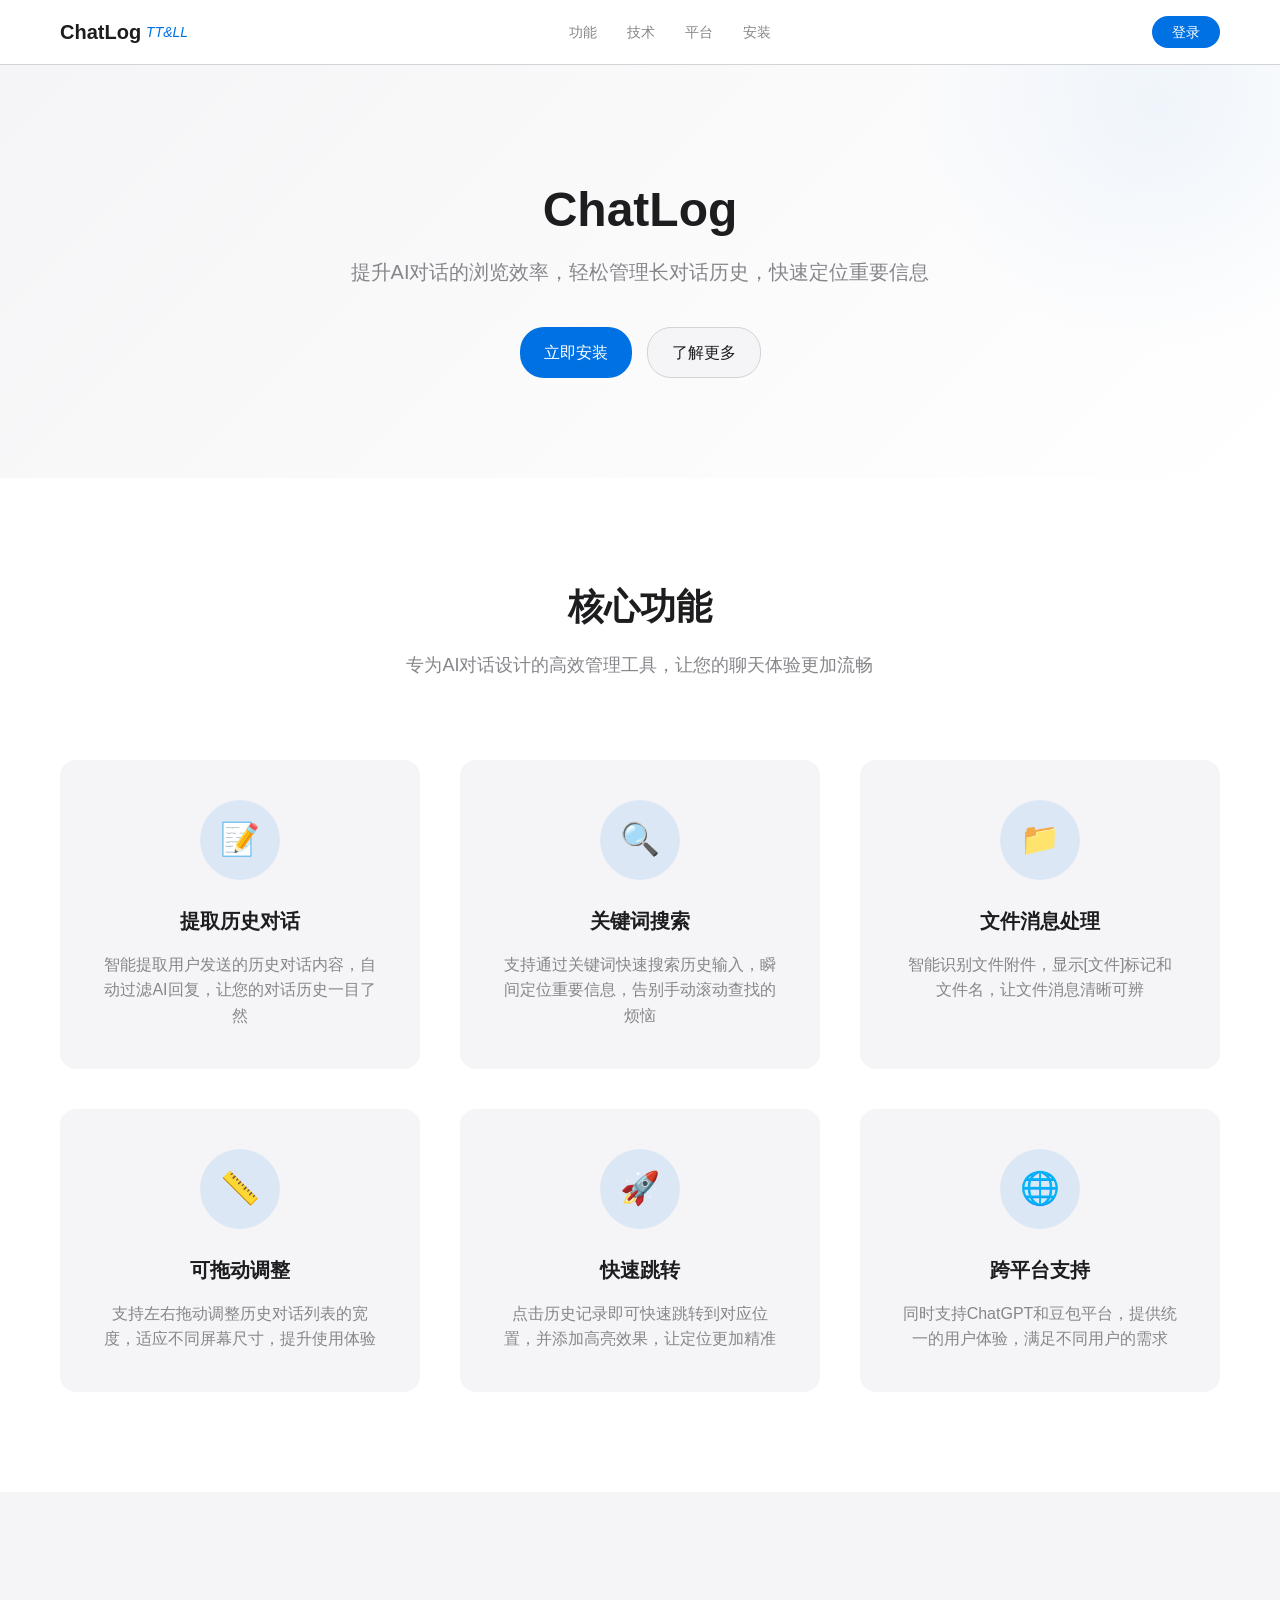
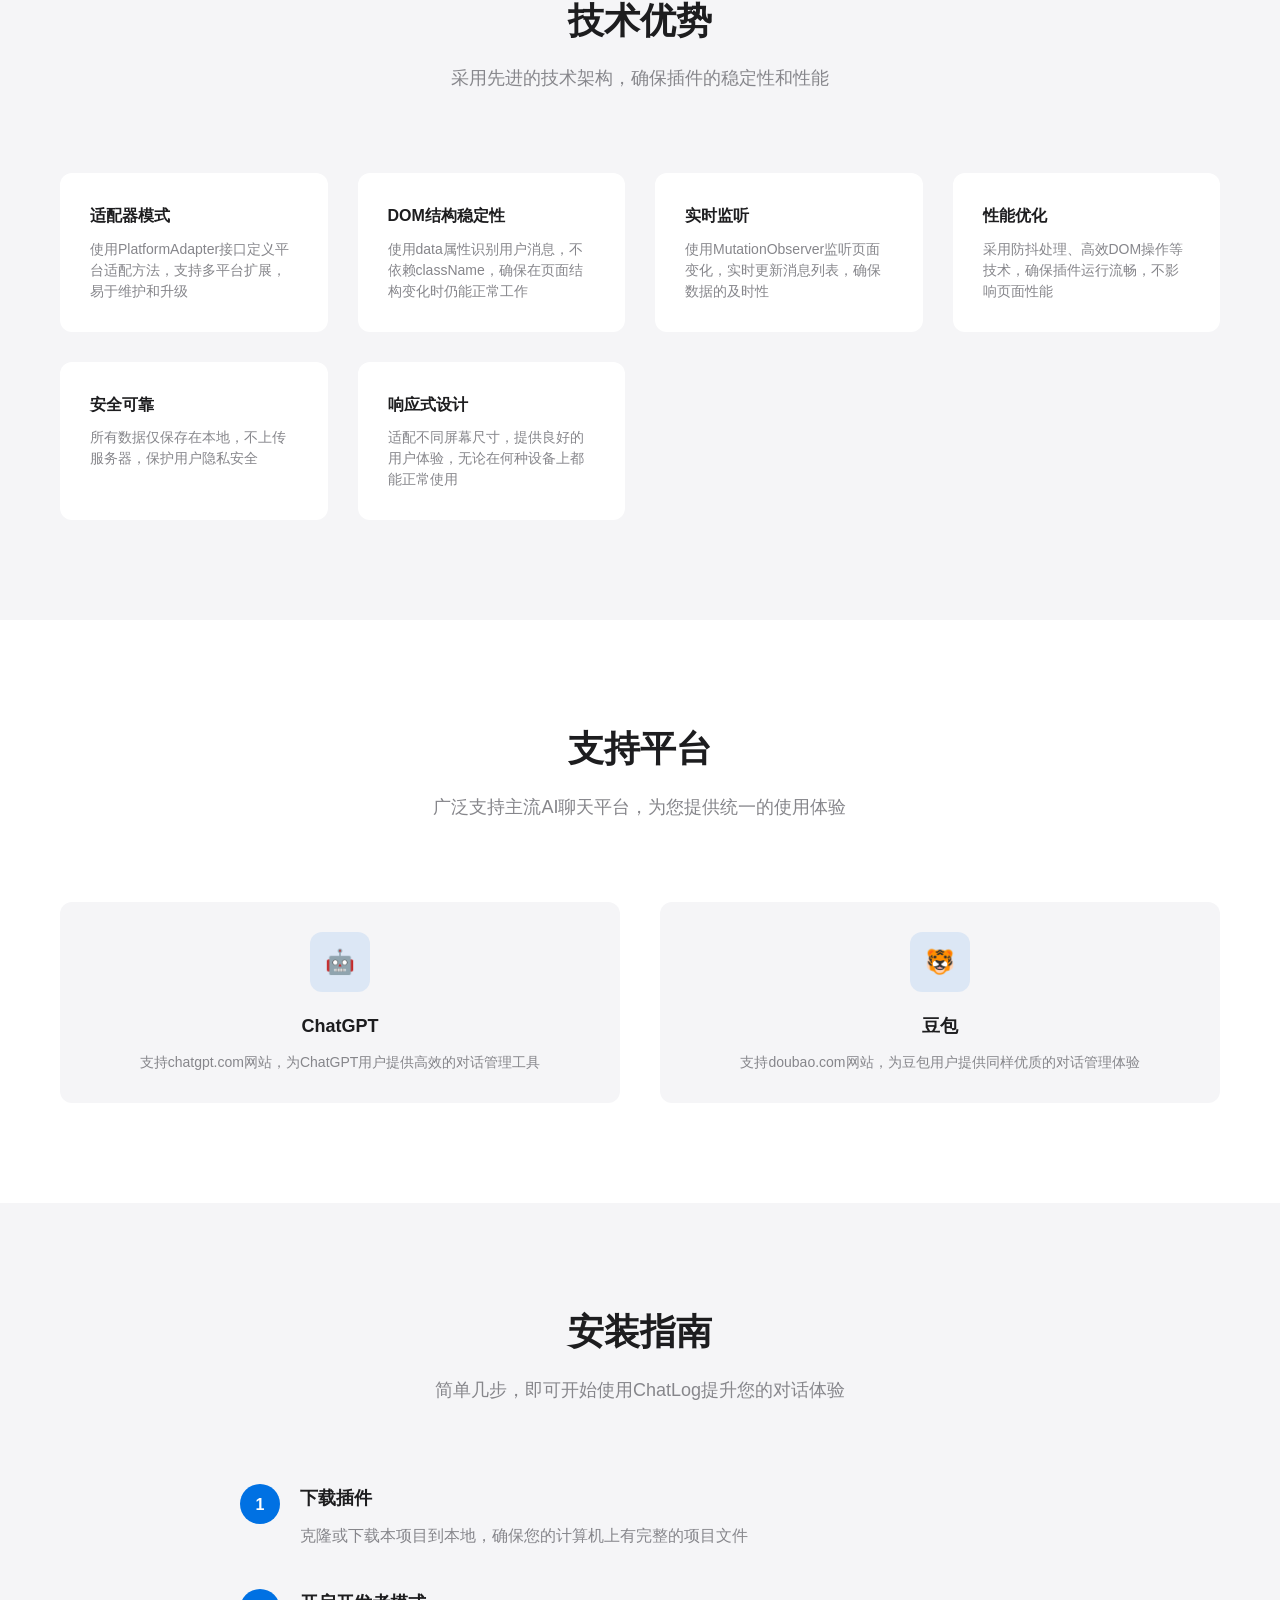
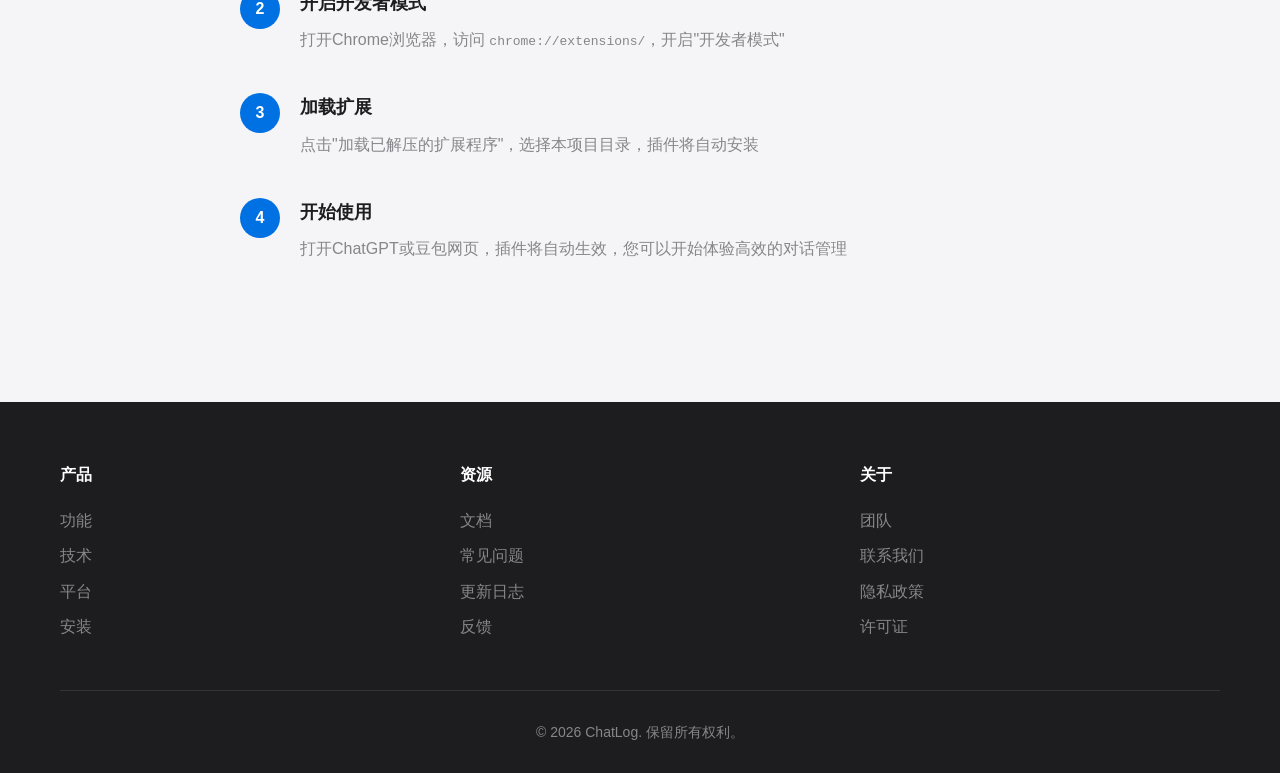
<file: index.html>
<!DOCTYPE html>
<html lang="zh-CN">
<head>
    <meta charset="UTF-8">
    <meta name="viewport" content="width=device-width, initial-scale=1.0">
    <title>ChatLog - AI对话历史管理工具</title>
    <style>
        :root {
            --primary-color: #0071e3;
            --secondary-color: #f5f5f7;
            --text-color: #1d1d1f;
            --text-secondary: #86868b;
            --border-color: #d2d2d7;
            --background-color: #ffffff;
            --card-background: #f5f5f7;
            --shadow: 0 4px 20px rgba(0, 0, 0, 0.05);
            --transition: all 0.3s ease;
        }

        * {
            margin: 0;
            padding: 0;
            box-sizing: border-box;
        }

        body {
            font-family: -apple-system, BlinkMacSystemFont, 'Segoe UI', Roboto, Oxygen, Ubuntu, Cantarell, sans-serif;
            line-height: 1.6;
            color: var(--text-color);
            background-color: var(--background-color);
            overflow-x: hidden;
        }

        .container {
            max-width: 1200px;
            margin: 0 auto;
            padding: 0 20px;
        }

        /* 导航栏 */
        .navbar {
            position: fixed;
            top: 0;
            left: 0;
            right: 0;
            background-color: rgba(255, 255, 255, 0.95);
            backdrop-filter: blur(10px);
            border-bottom: 1px solid var(--border-color);
            z-index: 1000;
            transition: var(--transition);
        }

        .navbar .container {
            display: flex;
            justify-content: space-between;
            align-items: center;
            height: 64px;
        }

        .logo {
            display: flex;
            align-items: center;
            font-size: 20px;
            font-weight: 600;
            color: var(--text-color);
            text-decoration: none;
        }

        .logo span {
            color: var(--primary-color);
            margin-left: 5px;
            font-style: italic;
            font-weight: 400;
            font-size: 14px;
        }

        .nav-links {
            display: flex;
            list-style: none;
            gap: 30px;
        }

        .nav-links a {
            text-decoration: none;
            color: var(--text-secondary);
            font-size: 14px;
            font-weight: 500;
            transition: var(--transition);
        }

        .nav-links a:hover {
            color: var(--primary-color);
        }

        .cta-button {
            background-color: var(--primary-color);
            color: white;
            padding: 8px 20px;
            border-radius: 20px;
            text-decoration: none;
            font-size: 14px;
            font-weight: 500;
            transition: var(--transition);
        }

        .cta-button:hover {
            background-color: #0077ed;
            transform: translateY(-2px);
        }

        /* 英雄区域 */
        .hero {
            margin-top: 64px;
            padding: 120px 0 100px;
            background: linear-gradient(135deg, #f5f5f7 0%, #ffffff 100%);
            position: relative;
            overflow: hidden;
        }

        .hero::before {
            content: '';
            position: absolute;
            top: -50%;
            right: -10%;
            width: 500px;
            height: 500px;
            background: radial-gradient(circle, rgba(0, 113, 227, 0.05) 0%, transparent 70%);
            border-radius: 50%;
        }

        .hero .container {
            position: relative;
            z-index: 1;
        }

        .hero-content {
            max-width: 600px;
            margin: 0 auto;
            text-align: center;
        }

        .hero h1 {
            font-size: 48px;
            font-weight: 700;
            margin-bottom: 20px;
            line-height: 1.1;
        }

        .hero p {
            font-size: 20px;
            color: var(--text-secondary);
            margin-bottom: 40px;
            line-height: 1.5;
        }

        .hero-buttons {
            display: flex;
            gap: 15px;
            justify-content: center;
            flex-wrap: wrap;
        }

        .button {
            padding: 12px 24px;
            border-radius: 24px;
            font-size: 16px;
            font-weight: 500;
            text-decoration: none;
            transition: var(--transition);
            display: inline-flex;
            align-items: center;
            gap: 8px;
        }

        .button-primary {
            background-color: var(--primary-color);
            color: white;
        }

        .button-primary:hover {
            background-color: #0077ed;
            transform: translateY(-2px);
        }

        .button-secondary {
            background-color: var(--card-background);
            color: var(--text-color);
            border: 1px solid var(--border-color);
        }

        .button-secondary:hover {
            background-color: #e8e8ed;
            transform: translateY(-2px);
        }

        /* 功能介绍 */
        .features {
            padding: 100px 0;
        }

        .section-title {
            text-align: center;
            margin-bottom: 80px;
        }

        .section-title h2 {
            font-size: 36px;
            font-weight: 600;
            margin-bottom: 15px;
        }

        .section-title p {
            font-size: 18px;
            color: var(--text-secondary);
            max-width: 600px;
            margin: 0 auto;
        }

        .features-grid {
            display: grid;
            grid-template-columns: repeat(auto-fit, minmax(300px, 1fr));
            gap: 40px;
        }

        .feature-card {
            background-color: var(--card-background);
            border-radius: 16px;
            padding: 40px;
            text-align: center;
            transition: var(--transition);
            position: relative;
            overflow: hidden;
        }

        .feature-card::before {
            content: '';
            position: absolute;
            top: 0;
            left: 0;
            right: 0;
            height: 4px;
            background-color: var(--primary-color);
            transform: scaleX(0);
            transition: var(--transition);
        }

        .feature-card:hover {
            transform: translateY(-10px);
            box-shadow: var(--shadow);
        }

        .feature-card:hover::before {
            transform: scaleX(1);
        }

        .feature-icon {
            width: 80px;
            height: 80px;
            background-color: rgba(0, 113, 227, 0.1);
            border-radius: 50%;
            display: flex;
            align-items: center;
            justify-content: center;
            margin: 0 auto 25px;
            font-size: 32px;
            color: var(--primary-color);
        }

        .feature-card h3 {
            font-size: 20px;
            font-weight: 600;
            margin-bottom: 15px;
        }

        .feature-card p {
            color: var(--text-secondary);
            line-height: 1.6;
        }

        /* 技术特点 */
        .tech-features {
            padding: 100px 0;
            background-color: var(--secondary-color);
        }

        .tech-grid {
            display: grid;
            grid-template-columns: repeat(auto-fit, minmax(250px, 1fr));
            gap: 30px;
        }

        .tech-item {
            background-color: white;
            border-radius: 12px;
            padding: 30px;
            transition: var(--transition);
        }

        .tech-item:hover {
            transform: translateY(-5px);
            box-shadow: var(--shadow);
        }

        .tech-item h3 {
            font-size: 16px;
            font-weight: 600;
            margin-bottom: 10px;
        }

        .tech-item p {
            font-size: 14px;
            color: var(--text-secondary);
            line-height: 1.5;
        }

        /* 支持平台 */
        .platforms {
            padding: 100px 0;
        }

        .platforms-grid {
            display: grid;
            grid-template-columns: repeat(auto-fit, minmax(200px, 1fr));
            gap: 40px;
            margin-top: 60px;
        }

        .platform-card {
            background-color: var(--card-background);
            border-radius: 12px;
            padding: 30px;
            text-align: center;
            transition: var(--transition);
        }

        .platform-card:hover {
            transform: translateY(-5px);
            box-shadow: var(--shadow);
        }

        .platform-icon {
            width: 60px;
            height: 60px;
            background-color: rgba(0, 113, 227, 0.1);
            border-radius: 12px;
            display: flex;
            align-items: center;
            justify-content: center;
            margin: 0 auto 20px;
            font-size: 24px;
            color: var(--primary-color);
        }

        .platform-card h3 {
            font-size: 18px;
            font-weight: 600;
            margin-bottom: 10px;
        }

        .platform-card p {
            font-size: 14px;
            color: var(--text-secondary);
        }

        /* 安装说明 */
        .installation {
            padding: 100px 0;
            background-color: var(--secondary-color);
        }

        .installation-steps {
            max-width: 800px;
            margin: 0 auto;
        }

        .step {
            display: flex;
            margin-bottom: 40px;
            align-items: flex-start;
        }

        .step-number {
            width: 40px;
            height: 40px;
            background-color: var(--primary-color);
            color: white;
            border-radius: 50%;
            display: flex;
            align-items: center;
            justify-content: center;
            font-weight: 600;
            margin-right: 20px;
            flex-shrink: 0;
        }

        .step-content {
            flex: 1;
        }

        .step-content h3 {
            font-size: 18px;
            font-weight: 600;
            margin-bottom: 10px;
        }

        .step-content p {
            color: var(--text-secondary);
            line-height: 1.6;
        }

        /* 页脚 */
        .footer {
            padding: 60px 0 30px;
            background-color: var(--text-color);
            color: white;
        }

        .footer-content {
            display: grid;
            grid-template-columns: repeat(auto-fit, minmax(200px, 1fr));
            gap: 40px;
            margin-bottom: 40px;
        }

        .footer-section h3 {
            font-size: 16px;
            font-weight: 600;
            margin-bottom: 20px;
        }

        .footer-section ul {
            list-style: none;
        }

        .footer-section ul li {
            margin-bottom: 10px;
        }

        .footer-section ul li a {
            color: #86868b;
            text-decoration: none;
            transition: var(--transition);
        }

        .footer-section ul li a:hover {
            color: white;
        }

        .footer-bottom {
            border-top: 1px solid #333;
            padding-top: 30px;
            text-align: center;
            color: #86868b;
            font-size: 14px;
        }

        /* 响应式设计 */
        @media (max-width: 768px) {
            .nav-links {
                display: none;
            }

            .hero h1 {
                font-size: 36px;
            }

            .hero p {
                font-size: 18px;
            }

            .hero-buttons {
                flex-direction: column;
                align-items: center;
            }

            .button {
                width: 100%;
                max-width: 300px;
                justify-content: center;
            }

            .section-title h2 {
                font-size: 28px;
            }

            .step {
                flex-direction: column;
            }

            .step-number {
                margin-bottom: 15px;
            }
        }

        /* 动画 */
        @keyframes fadeInUp {
            from {
                opacity: 0;
                transform: translateY(30px);
            }
            to {
                opacity: 1;
                transform: translateY(0);
            }
        }

        .fade-in-up {
            animation: fadeInUp 0.6s ease-out forwards;
        }

        .delay-1 {
            animation-delay: 0.1s;
        }

        .delay-2 {
            animation-delay: 0.2s;
        }

        .delay-3 {
            animation-delay: 0.3s;
        }

        .delay-4 {
            animation-delay: 0.4s;
        }

        .delay-5 {
            animation-delay: 0.5s;
        }
    </style>
</head>
<body>
    <!-- 导航栏 -->
    <nav class="navbar">
        <div class="container">
            <a href="index.html" class="logo">ChatLog <span>TT&LL</span></a>
            <ul class="nav-links">
                <li><a href="index.html#features">功能</a></li>
                <li><a href="index.html#tech">技术</a></li>
                <li><a href="index.html#platforms">平台</a></li>
                <li><a href="index.html#installation">安装</a></li>
            </ul>
            <div id="authLinks">
                <!-- 未登录状态 -->
                <a href="login.html" class="cta-button">登录</a>
            </div>
            <div id="userInfo" style="display: none;">
                <!-- 登录状态 -->
                <span id="userName" style="margin-right: 15px; color: var(--text-color); font-weight: 500;"></span>
                <button id="logoutButton" class="cta-button" style="background-color: transparent; color: var(--primary-color); border: 1px solid var(--primary-color);">登出</button>
            </div>
        </div>
    </nav>

    <!-- 英雄区域 -->
    <section class="hero">
        <div class="container">
            <div class="hero-content fade-in-up">
                <h1>ChatLog</h1>
                <p>提升AI对话的浏览效率，轻松管理长对话历史，快速定位重要信息</p>
                <div class="hero-buttons">
                    <a href="#installation" class="button button-primary">立即安装</a>
                    <a href="#features" class="button button-secondary">了解更多</a>
                </div>
            </div>
        </div>
    </section>

    <!-- 功能介绍 -->
    <section class="features" id="features">
        <div class="container">
            <div class="section-title fade-in-up">
                <h2>核心功能</h2>
                <p>专为AI对话设计的高效管理工具，让您的聊天体验更加流畅</p>
            </div>
            <div class="features-grid">
                <div class="feature-card fade-in-up delay-1">
                    <div class="feature-icon">📝</div>
                    <h3>提取历史对话</h3>
                    <p>智能提取用户发送的历史对话内容，自动过滤AI回复，让您的对话历史一目了然</p>
                </div>
                <div class="feature-card fade-in-up delay-2">
                    <div class="feature-icon">🔍</div>
                    <h3>关键词搜索</h3>
                    <p>支持通过关键词快速搜索历史输入，瞬间定位重要信息，告别手动滚动查找的烦恼</p>
                </div>
                <div class="feature-card fade-in-up delay-3">
                    <div class="feature-icon">📁</div>
                    <h3>文件消息处理</h3>
                    <p>智能识别文件附件，显示[文件]标记和文件名，让文件消息清晰可辨</p>
                </div>
                <div class="feature-card fade-in-up delay-4">
                    <div class="feature-icon">📏</div>
                    <h3>可拖动调整</h3>
                    <p>支持左右拖动调整历史对话列表的宽度，适应不同屏幕尺寸，提升使用体验</p>
                </div>
                <div class="feature-card fade-in-up delay-5">
                    <div class="feature-icon">🚀</div>
                    <h3>快速跳转</h3>
                    <p>点击历史记录即可快速跳转到对应位置，并添加高亮效果，让定位更加精准</p>
                </div>
                <div class="feature-card fade-in-up delay-5">
                    <div class="feature-icon">🌐</div>
                    <h3>跨平台支持</h3>
                    <p>同时支持ChatGPT和豆包平台，提供统一的用户体验，满足不同用户的需求</p>
                </div>
            </div>
        </div>
    </section>

    <!-- 技术特点 -->
    <section class="tech-features" id="tech">
        <div class="container">
            <div class="section-title fade-in-up">
                <h2>技术优势</h2>
                <p>采用先进的技术架构，确保插件的稳定性和性能</p>
            </div>
            <div class="tech-grid">
                <div class="tech-item fade-in-up delay-1">
                    <h3>适配器模式</h3>
                    <p>使用PlatformAdapter接口定义平台适配方法，支持多平台扩展，易于维护和升级</p>
                </div>
                <div class="tech-item fade-in-up delay-2">
                    <h3>DOM结构稳定性</h3>
                    <p>使用data属性识别用户消息，不依赖className，确保在页面结构变化时仍能正常工作</p>
                </div>
                <div class="tech-item fade-in-up delay-3">
                    <h3>实时监听</h3>
                    <p>使用MutationObserver监听页面变化，实时更新消息列表，确保数据的及时性</p>
                </div>
                <div class="tech-item fade-in-up delay-4">
                    <h3>性能优化</h3>
                    <p>采用防抖处理、高效DOM操作等技术，确保插件运行流畅，不影响页面性能</p>
                </div>
                <div class="tech-item fade-in-up delay-5">
                    <h3>安全可靠</h3>
                    <p>所有数据仅保存在本地，不上传服务器，保护用户隐私安全</p>
                </div>
                <div class="tech-item fade-in-up delay-5">
                    <h3>响应式设计</h3>
                    <p>适配不同屏幕尺寸，提供良好的用户体验，无论在何种设备上都能正常使用</p>
                </div>
            </div>
        </div>
    </section>

    <!-- 支持平台 -->
    <section class="platforms" id="platforms">
        <div class="container">
            <div class="section-title fade-in-up">
                <h2>支持平台</h2>
                <p>广泛支持主流AI聊天平台，为您提供统一的使用体验</p>
            </div>
            <div class="platforms-grid">
                <div class="platform-card fade-in-up delay-1">
                    <div class="platform-icon">🤖</div>
                    <h3>ChatGPT</h3>
                    <p>支持chatgpt.com网站，为ChatGPT用户提供高效的对话管理工具</p>
                </div>
                <div class="platform-card fade-in-up delay-2">
                    <div class="platform-icon">🐯</div>
                    <h3>豆包</h3>
                    <p>支持doubao.com网站，为豆包用户提供同样优质的对话管理体验</p>
                </div>
            </div>
        </div>
    </section>

    <!-- 安装说明 -->
    <section class="installation" id="installation">
        <div class="container">
            <div class="section-title fade-in-up">
                <h2>安装指南</h2>
                <p>简单几步，即可开始使用ChatLog提升您的对话体验</p>
            </div>
            <div class="installation-steps">
                <div class="step fade-in-up delay-1">
                    <div class="step-number">1</div>
                    <div class="step-content">
                        <h3>下载插件</h3>
                        <p>克隆或下载本项目到本地，确保您的计算机上有完整的项目文件</p>
                    </div>
                </div>
                <div class="step fade-in-up delay-2">
                    <div class="step-number">2</div>
                    <div class="step-content">
                        <h3>开启开发者模式</h3>
                        <p>打开Chrome浏览器，访问 <code>chrome://extensions/</code>，开启"开发者模式"</p>
                    </div>
                </div>
                <div class="step fade-in-up delay-3">
                    <div class="step-number">3</div>
                    <div class="step-content">
                        <h3>加载扩展</h3>
                        <p>点击"加载已解压的扩展程序"，选择本项目目录，插件将自动安装</p>
                    </div>
                </div>
                <div class="step fade-in-up delay-4">
                    <div class="step-number">4</div>
                    <div class="step-content">
                        <h3>开始使用</h3>
                        <p>打开ChatGPT或豆包网页，插件将自动生效，您可以开始体验高效的对话管理</p>
                    </div>
                </div>
            </div>
        </div>
    </section>

    <!-- 页脚 -->
    <footer class="footer">
        <div class="container">
            <div class="footer-content">
                <div class="footer-section">
                    <h3>产品</h3>
                    <ul>
                        <li><a href="#features">功能</a></li>
                        <li><a href="#tech">技术</a></li>
                        <li><a href="#platforms">平台</a></li>
                        <li><a href="#installation">安装</a></li>
                    </ul>
                </div>
                <div class="footer-section">
                    <h3>资源</h3>
                    <ul>
                        <li><a href="#">文档</a></li>
                        <li><a href="#">常见问题</a></li>
                        <li><a href="#">更新日志</a></li>
                        <li><a href="#">反馈</a></li>
                    </ul>
                </div>
                <div class="footer-section">
                    <h3>关于</h3>
                    <ul>
                        <li><a href="#">团队</a></li>
                        <li><a href="#">联系我们</a></li>
                        <li><a href="#">隐私政策</a></li>
                        <li><a href="#">许可证</a></li>
                    </ul>
                </div>
            </div>
            <div class="footer-bottom">
                <p>&copy; 2026 ChatLog. 保留所有权利。</p>
            </div>
        </div>
    </footer>

    <script>
        // 页面滚动动画
        document.addEventListener('DOMContentLoaded', function() {
            // 检查登录状态
            checkLoginStatus();
            
            // 登出按钮点击事件
            const logoutButton = document.getElementById('logoutButton');
            if (logoutButton) {
                logoutButton.addEventListener('click', function() {
                    logout();
                });
            }
            
            const observerOptions = {
                threshold: 0.1,
                rootMargin: '0px 0px -50px 0px'
            };

            const observer = new IntersectionObserver(function(entries) {
                entries.forEach(entry => {
                    if (entry.isIntersecting) {
                        entry.target.classList.add('fade-in-up');
                    }
                });
            }, observerOptions);

            // 观察所有需要动画的元素
            document.querySelectorAll('.feature-card, .tech-item, .platform-card, .step').forEach(el => {
                observer.observe(el);
            });

            // 平滑滚动
            document.querySelectorAll('a[href^="#"]').forEach(anchor => {
                anchor.addEventListener('click', function (e) {
                    e.preventDefault();
                    const target = document.querySelector(this.getAttribute('href'));
                    if (target) {
                        target.scrollIntoView({ 
                            behavior: 'smooth',
                            block: 'start'
                        });
                    }
                });
            });

            // 导航栏滚动效果
            window.addEventListener('scroll', function() {
                const navbar = document.querySelector('.navbar');
                if (window.scrollY > 100) {
                    navbar.style.background-color = 'rgba(255, 255, 255, 0.98)';
                    navbar.style.boxShadow = '0 2px 10px rgba(0, 0, 0, 0.05)';
                } else {
                    navbar.style.background-color = 'rgba(255, 255, 255, 0.95)';
                    navbar.style.boxShadow = 'none';
                }
            });
        });
        
        // 检查登录状态
        function checkLoginStatus() {
            const user = localStorage.getItem('user');
            const authLinks = document.getElementById('authLinks');
            const userInfo = document.getElementById('userInfo');
            const userName = document.getElementById('userName');
            
            if (user) {
                try {
                    const userData = JSON.parse(user);
                    if (userData.userName) {
                        // 显示用户信息和登出按钮
                        authLinks.style.display = 'none';
                        userInfo.style.display = 'flex';
                        userInfo.style.alignItems = 'center';
                        userName.textContent = userData.userName;
                    }
                } catch (error) {
                    // 解析失败，清除用户信息
                    localStorage.removeItem('user');
                }
            }
        }
        
        // 登出功能
        function logout() {
            // 调用登出接口
            fetch('/api/user/logout', {
                method: 'POST',
                headers: {
                    'Content-Type': 'application/json'
                }
            })
            .then(response => {
                if (!response.ok) {
                    throw new Error('登出失败');
                }
                return response.json();
            })
            .then(data => {
                if (data.code === 0) {
                    // 登出成功
                    // 清除用户信息
                    localStorage.removeItem('user');
                    // 刷新页面
                    window.location.href = 'index.html';
                }
            })
            .catch(error => {
                // 网络错误或其他错误，仍然清除用户信息
                localStorage.removeItem('user');
                window.location.href = 'index.html';
            });
        }
    </script>
</body>
</html>
</file>
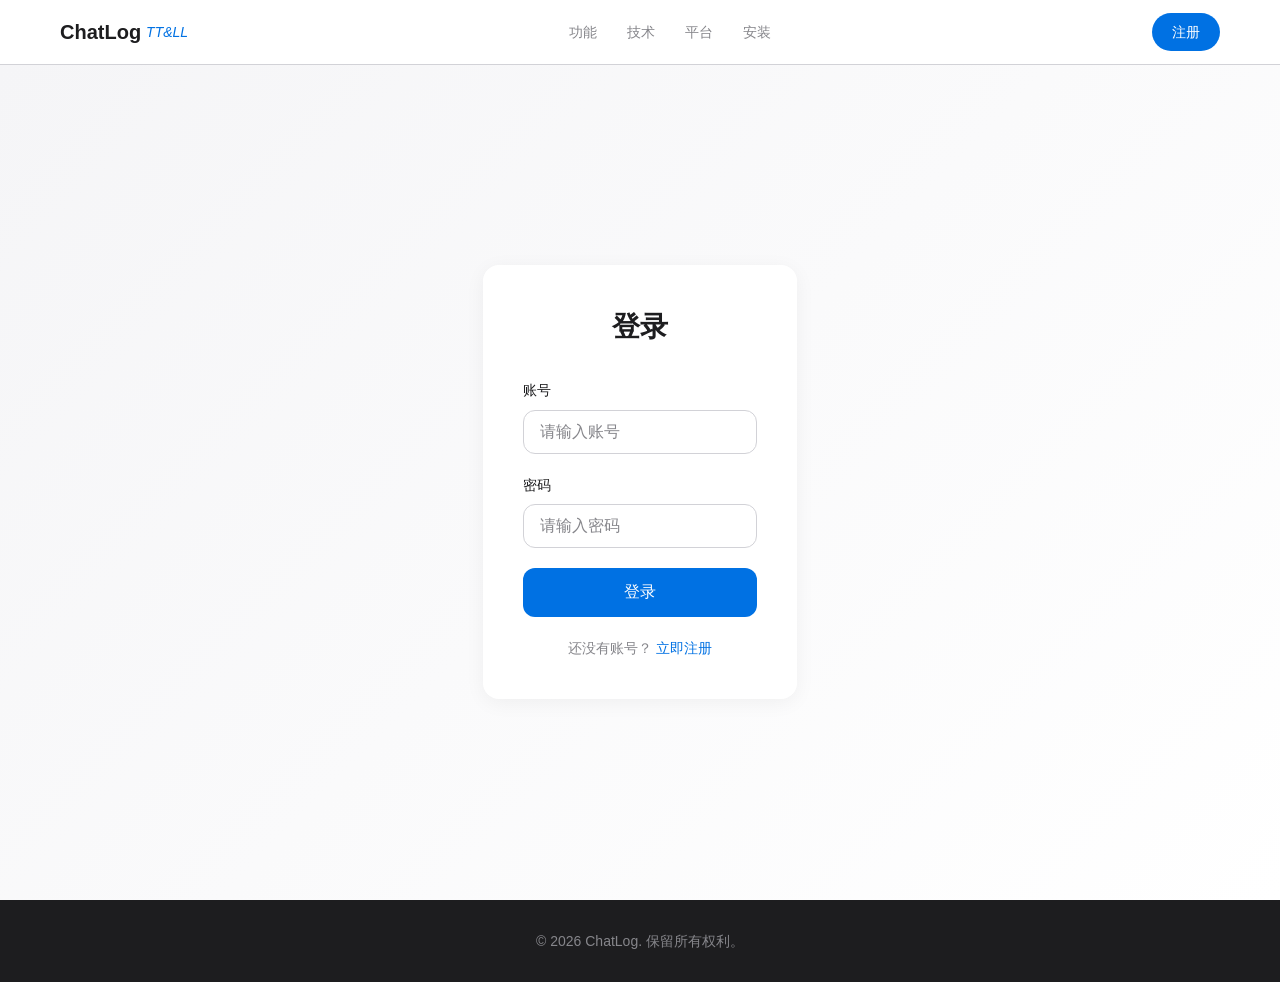
<file: login.html>
<!DOCTYPE html>
<html lang="zh-CN">
<head>
    <meta charset="UTF-8">
    <meta name="viewport" content="width=device-width, initial-scale=1.0">
    <title>登录 - ChatLog</title>
    <style>
        :root {
            --primary-color: #0071e3;
            --secondary-color: #f5f5f7;
            --text-color: #1d1d1f;
            --text-secondary: #86868b;
            --border-color: #d2d2d7;
            --background-color: #ffffff;
            --card-background: #f5f5f7;
            --shadow: 0 4px 20px rgba(0, 0, 0, 0.05);
            --transition: all 0.3s ease;
        }

        * {
            margin: 0;
            padding: 0;
            box-sizing: border-box;
        }

        body {
            font-family: -apple-system, BlinkMacSystemFont, 'Segoe UI', Roboto, Oxygen, Ubuntu, Cantarell, sans-serif;
            line-height: 1.6;
            color: var(--text-color);
            background-color: var(--background-color);
            overflow-x: hidden;
        }

        .container {
            max-width: 1200px;
            margin: 0 auto;
            padding: 0 20px;
        }

        /* 导航栏 */
        .navbar {
            position: fixed;
            top: 0;
            left: 0;
            right: 0;
            background-color: rgba(255, 255, 255, 0.95);
            backdrop-filter: blur(10px);
            border-bottom: 1px solid var(--border-color);
            z-index: 1000;
            transition: var(--transition);
        }

        .navbar .container {
            display: flex;
            justify-content: space-between;
            align-items: center;
            height: 64px;
        }

        .logo {
            display: flex;
            align-items: center;
            font-size: 20px;
            font-weight: 600;
            color: var(--text-color);
            text-decoration: none;
        }

        .logo span {
            color: var(--primary-color);
            margin-left: 5px;
            font-style: italic;
            font-weight: 400;
            font-size: 14px;
        }

        .nav-links {
            display: flex;
            list-style: none;
            gap: 30px;
        }

        .nav-links a {
            text-decoration: none;
            color: var(--text-secondary);
            font-size: 14px;
            font-weight: 500;
            transition: var(--transition);
        }

        .nav-links a:hover {
            color: var(--primary-color);
        }

        .cta-button {
            background-color: var(--primary-color);
            color: white;
            padding: 8px 20px;
            border-radius: 20px;
            text-decoration: none;
            font-size: 14px;
            font-weight: 500;
            transition: var(--transition);
        }

        .cta-button:hover {
            background-color: #0077ed;
            transform: translateY(-2px);
        }

        /* 登录区域 */
        .login-section {
            margin-top: 64px;
            padding: 100px 0;
            background: linear-gradient(135deg, #f5f5f7 0%, #ffffff 100%);
            min-height: calc(100vh - 64px);
            display: flex;
            align-items: center;
        }

        .login-card {
            background-color: white;
            border-radius: 16px;
            box-shadow: var(--shadow);
            padding: 40px;
            max-width: 450px;
            margin: 0 auto;
            width: 100%;
            transition: var(--transition);
        }

        .login-card:hover {
            transform: translateY(-5px);
            box-shadow: 0 8px 30px rgba(0, 0, 0, 0.1);
        }

        .login-card h2 {
            font-size: 28px;
            font-weight: 600;
            margin-bottom: 30px;
            text-align: center;
            color: var(--text-color);
        }

        .form-group {
            margin-bottom: 20px;
        }

        .form-group label {
            display: block;
            font-size: 14px;
            font-weight: 500;
            margin-bottom: 8px;
            color: var(--text-color);
        }

        .form-group input {
            width: 100%;
            padding: 12px 16px;
            border: 1px solid var(--border-color);
            border-radius: 12px;
            font-size: 16px;
            font-family: inherit;
            transition: var(--transition);
            background-color: var(--background-color);
        }

        .form-group input:focus {
            outline: none;
            border-color: var(--primary-color);
            box-shadow: 0 0 0 3px rgba(0, 113, 227, 0.1);
        }

        .form-group input::placeholder {
            color: var(--text-secondary);
        }

        .error-message {
            background-color: rgba(255, 59, 48, 0.1);
            color: #ff3b30;
            padding: 12px 16px;
            border-radius: 12px;
            margin-bottom: 20px;
            font-size: 14px;
            display: none;
        }

        .success-message {
            background-color: rgba(52, 199, 89, 0.1);
            color: #34c759;
            padding: 12px 16px;
            border-radius: 12px;
            margin-bottom: 20px;
            font-size: 14px;
            display: none;
        }

        .submit-button {
            width: 100%;
            background-color: var(--primary-color);
            color: white;
            padding: 14px;
            border: none;
            border-radius: 12px;
            font-size: 16px;
            font-weight: 500;
            font-family: inherit;
            cursor: pointer;
            transition: var(--transition);
            margin-bottom: 20px;
        }

        .submit-button:hover {
            background-color: #0077ed;
            transform: translateY(-2px);
        }

        .submit-button:disabled {
            background-color: var(--text-secondary);
            cursor: not-allowed;
            transform: none;
        }

        .register-link {
            text-align: center;
            font-size: 14px;
            color: var(--text-secondary);
        }

        .register-link a {
            color: var(--primary-color);
            text-decoration: none;
            font-weight: 500;
            transition: var(--transition);
        }

        .register-link a:hover {
            text-decoration: underline;
        }

        /* 页脚 */
        .footer {
            padding: 30px 0;
            background-color: var(--text-color);
            color: white;
        }

        .footer-content {
            text-align: center;
        }

        .footer-content p {
            font-size: 14px;
            color: #86868b;
        }

        /* 响应式设计 */
        @media (max-width: 768px) {
            .nav-links {
                display: none;
            }

            .login-card {
                padding: 30px 20px;
                margin: 0 20px;
            }

            .login-section {
                padding: 60px 0;
            }
        }

        /* 动画 */
        @keyframes fadeInUp {
            from {
                opacity: 0;
                transform: translateY(30px);
            }
            to {
                opacity: 1;
                transform: translateY(0);
            }
        }

        .fade-in-up {
            animation: fadeInUp 0.6s ease-out forwards;
        }
    </style>
</head>
<body>
    <!-- 导航栏 -->
    <nav class="navbar">
        <div class="container">
            <a href="index.html" class="logo">ChatLog <span>TT&LL</span></a>
            <ul class="nav-links">
                <li><a href="index.html#features">功能</a></li>
                <li><a href="index.html#tech">技术</a></li>
                <li><a href="index.html#platforms">平台</a></li>
                <li><a href="index.html#installation">安装</a></li>
            </ul>
            <a href="register.html" class="cta-button">注册</a>
        </div>
    </nav>

    <!-- 登录区域 -->
    <section class="login-section">
        <div class="container">
            <div class="login-card fade-in-up">
                <h2>登录</h2>
                
                <div class="error-message" id="errorMessage"></div>
                <div class="success-message" id="successMessage"></div>
                
                <form id="loginForm">
                    <div class="form-group">
                        <label for="userAccount">账号</label>
                        <input type="text" id="userAccount" name="userAccount" placeholder="请输入账号" required>
                    </div>
                    
                    <div class="form-group">
                        <label for="userPassword">密码</label>
                        <input type="password" id="userPassword" name="userPassword" placeholder="请输入密码" required>
                    </div>
                    
                    <button type="submit" class="submit-button" id="loginButton">登录</button>
                </form>
                
                <div class="register-link">
                    还没有账号？ <a href="register.html">立即注册</a>
                </div>
            </div>
        </div>
    </section>

    <!-- 页脚 -->
    <footer class="footer">
        <div class="container">
            <div class="footer-content">
                <p>&copy; 2026 ChatLog. 保留所有权利。</p>
            </div>
        </div>
    </footer>

    <script>
        document.addEventListener('DOMContentLoaded', function() {
            const loginForm = document.getElementById('loginForm');
            const errorMessage = document.getElementById('errorMessage');
            const successMessage = document.getElementById('successMessage');
            const loginButton = document.getElementById('loginButton');

            loginForm.addEventListener('submit', function(e) {
                e.preventDefault();
                
                const userAccount = document.getElementById('userAccount').value;
                const userPassword = document.getElementById('userPassword').value;
                
                // 显示加载状态
                loginButton.disabled = true;
                loginButton.textContent = '登录中...';
                
                // 隐藏之前的消息
                errorMessage.style.display = 'none';
                successMessage.style.display = 'none';
                
                // 调用登录接口
                fetch('/api/user/login', {
                    method: 'POST',
                    headers: {
                        'Content-Type': 'application/json'
                    },
                    body: JSON.stringify({
                        userAccount: userAccount,
                        userPassword: userPassword
                    })
                })
                .then(response => {
                    if (!response.ok) {
                        throw new Error('登录失败');
                    }
                    return response.json();
                })
                .then(data => {
                    if (data.code === 0) {
                        // 登录成功
                        successMessage.textContent = '登录成功，正在跳转...';
                        successMessage.style.display = 'block';
                        
                        // 存储用户信息到localStorage
                        localStorage.setItem('user', JSON.stringify(data.data));
                        
                        // 跳转到首页
                        setTimeout(function() {
                            window.location.href = 'index.html';
                        }, 1500);
                    } else {
                        // 登录失败
                        errorMessage.textContent = data.message || '账号或密码错误';
                        errorMessage.style.display = 'block';
                        loginButton.disabled = false;
                        loginButton.textContent = '登录';
                    }
                })
                .catch(error => {
                    // 网络错误或其他错误
                    errorMessage.textContent = '登录失败，请稍后重试';
                    errorMessage.style.display = 'block';
                    loginButton.disabled = false;
                    loginButton.textContent = '登录';
                });
            });

            // 导航栏滚动效果
            window.addEventListener('scroll', function() {
                const navbar = document.querySelector('.navbar');
                if (window.scrollY > 100) {
                    navbar.style.background-color = 'rgba(255, 255, 255, 0.98)';
                    navbar.style.boxShadow = '0 2px 10px rgba(0, 0, 0, 0.05)';
                } else {
                    navbar.style.background-color = 'rgba(255, 255, 255, 0.95)';
                    navbar.style.boxShadow = 'none';
                }
            });
        });
    </script>
</body>
</html>
</file>
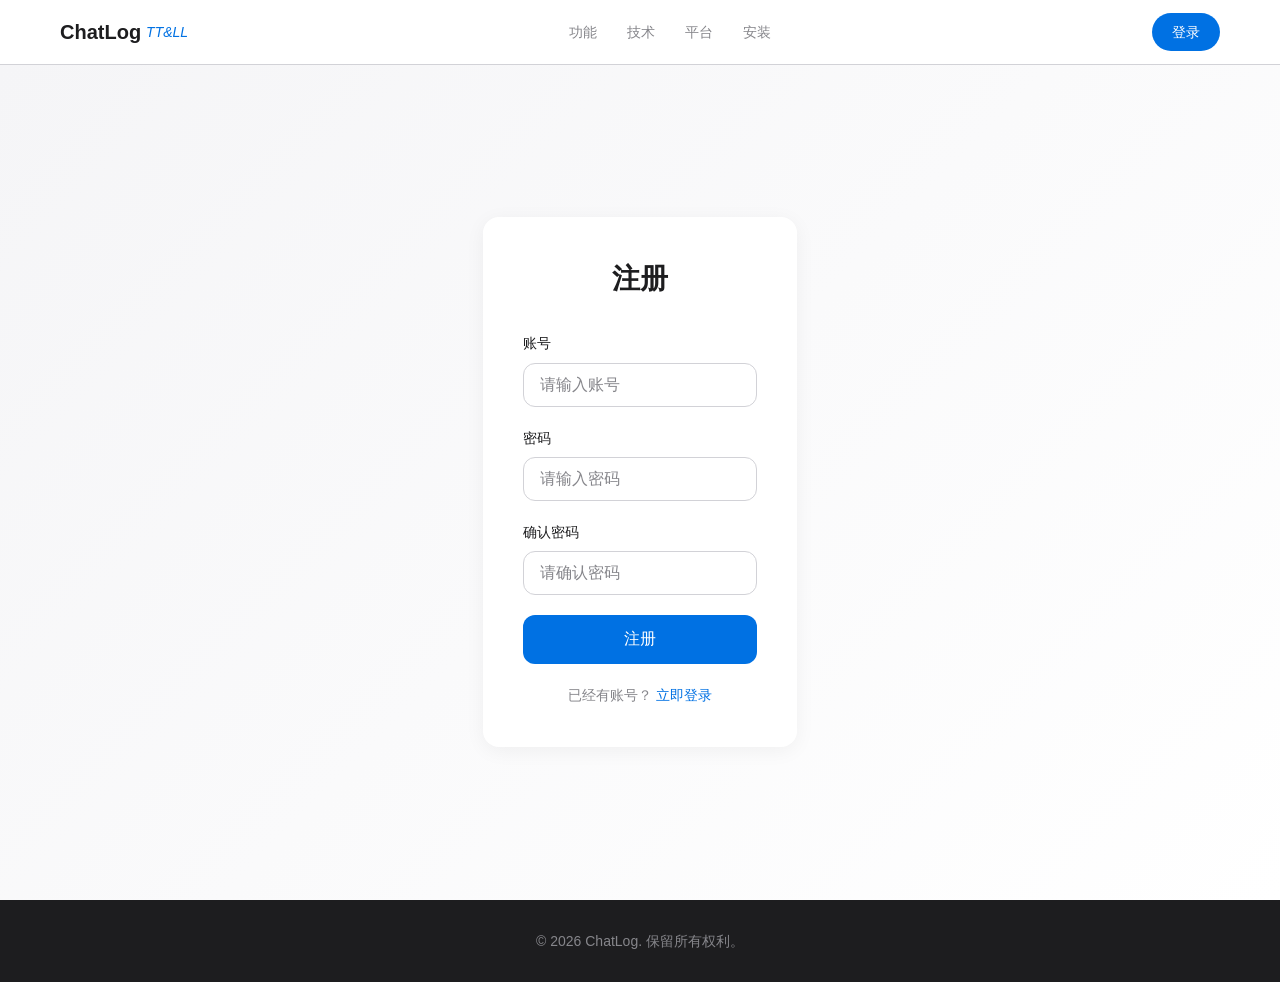
<file: register.html>
<!DOCTYPE html>
<html lang="zh-CN">
<head>
    <meta charset="UTF-8">
    <meta name="viewport" content="width=device-width, initial-scale=1.0">
    <title>注册 - ChatLog</title>
    <style>
        :root {
            --primary-color: #0071e3;
            --secondary-color: #f5f5f7;
            --text-color: #1d1d1f;
            --text-secondary: #86868b;
            --border-color: #d2d2d7;
            --background-color: #ffffff;
            --card-background: #f5f5f7;
            --shadow: 0 4px 20px rgba(0, 0, 0, 0.05);
            --transition: all 0.3s ease;
        }

        * {
            margin: 0;
            padding: 0;
            box-sizing: border-box;
        }

        body {
            font-family: -apple-system, BlinkMacSystemFont, 'Segoe UI', Roboto, Oxygen, Ubuntu, Cantarell, sans-serif;
            line-height: 1.6;
            color: var(--text-color);
            background-color: var(--background-color);
            overflow-x: hidden;
        }

        .container {
            max-width: 1200px;
            margin: 0 auto;
            padding: 0 20px;
        }

        /* 导航栏 */
        .navbar {
            position: fixed;
            top: 0;
            left: 0;
            right: 0;
            background-color: rgba(255, 255, 255, 0.95);
            backdrop-filter: blur(10px);
            border-bottom: 1px solid var(--border-color);
            z-index: 1000;
            transition: var(--transition);
        }

        .navbar .container {
            display: flex;
            justify-content: space-between;
            align-items: center;
            height: 64px;
        }

        .logo {
            display: flex;
            align-items: center;
            font-size: 20px;
            font-weight: 600;
            color: var(--text-color);
            text-decoration: none;
        }

        .logo span {
            color: var(--primary-color);
            margin-left: 5px;
            font-style: italic;
            font-weight: 400;
            font-size: 14px;
        }

        .nav-links {
            display: flex;
            list-style: none;
            gap: 30px;
        }

        .nav-links a {
            text-decoration: none;
            color: var(--text-secondary);
            font-size: 14px;
            font-weight: 500;
            transition: var(--transition);
        }

        .nav-links a:hover {
            color: var(--primary-color);
        }

        .cta-button {
            background-color: var(--primary-color);
            color: white;
            padding: 8px 20px;
            border-radius: 20px;
            text-decoration: none;
            font-size: 14px;
            font-weight: 500;
            transition: var(--transition);
        }

        .cta-button:hover {
            background-color: #0077ed;
            transform: translateY(-2px);
        }

        /* 注册区域 */
        .register-section {
            margin-top: 64px;
            padding: 100px 0;
            background: linear-gradient(135deg, #f5f5f7 0%, #ffffff 100%);
            min-height: calc(100vh - 64px);
            display: flex;
            align-items: center;
        }

        .register-card {
            background-color: white;
            border-radius: 16px;
            box-shadow: var(--shadow);
            padding: 40px;
            max-width: 450px;
            margin: 0 auto;
            width: 100%;
            transition: var(--transition);
        }

        .register-card:hover {
            transform: translateY(-5px);
            box-shadow: 0 8px 30px rgba(0, 0, 0, 0.1);
        }

        .register-card h2 {
            font-size: 28px;
            font-weight: 600;
            margin-bottom: 30px;
            text-align: center;
            color: var(--text-color);
        }

        .form-group {
            margin-bottom: 20px;
        }

        .form-group label {
            display: block;
            font-size: 14px;
            font-weight: 500;
            margin-bottom: 8px;
            color: var(--text-color);
        }

        .form-group input {
            width: 100%;
            padding: 12px 16px;
            border: 1px solid var(--border-color);
            border-radius: 12px;
            font-size: 16px;
            font-family: inherit;
            transition: var(--transition);
            background-color: var(--background-color);
        }

        .form-group input:focus {
            outline: none;
            border-color: var(--primary-color);
            box-shadow: 0 0 0 3px rgba(0, 113, 227, 0.1);
        }

        .form-group input::placeholder {
            color: var(--text-secondary);
        }

        .error-message {
            background-color: rgba(255, 59, 48, 0.1);
            color: #ff3b30;
            padding: 12px 16px;
            border-radius: 12px;
            margin-bottom: 20px;
            font-size: 14px;
            display: none;
        }

        .success-message {
            background-color: rgba(52, 199, 89, 0.1);
            color: #34c759;
            padding: 12px 16px;
            border-radius: 12px;
            margin-bottom: 20px;
            font-size: 14px;
            display: none;
        }

        .submit-button {
            width: 100%;
            background-color: var(--primary-color);
            color: white;
            padding: 14px;
            border: none;
            border-radius: 12px;
            font-size: 16px;
            font-weight: 500;
            font-family: inherit;
            cursor: pointer;
            transition: var(--transition);
            margin-bottom: 20px;
        }

        .submit-button:hover {
            background-color: #0077ed;
            transform: translateY(-2px);
        }

        .submit-button:disabled {
            background-color: var(--text-secondary);
            cursor: not-allowed;
            transform: none;
        }

        .login-link {
            text-align: center;
            font-size: 14px;
            color: var(--text-secondary);
        }

        .login-link a {
            color: var(--primary-color);
            text-decoration: none;
            font-weight: 500;
            transition: var(--transition);
        }

        .login-link a:hover {
            text-decoration: underline;
        }

        /* 页脚 */
        .footer {
            padding: 30px 0;
            background-color: var(--text-color);
            color: white;
        }

        .footer-content {
            text-align: center;
        }

        .footer-content p {
            font-size: 14px;
            color: #86868b;
        }

        /* 响应式设计 */
        @media (max-width: 768px) {
            .nav-links {
                display: none;
            }

            .register-card {
                padding: 30px 20px;
                margin: 0 20px;
            }

            .register-section {
                padding: 60px 0;
            }
        }

        /* 动画 */
        @keyframes fadeInUp {
            from {
                opacity: 0;
                transform: translateY(30px);
            }
            to {
                opacity: 1;
                transform: translateY(0);
            }
        }

        .fade-in-up {
            animation: fadeInUp 0.6s ease-out forwards;
        }
    </style>
</head>
<body>
    <!-- 导航栏 -->
    <nav class="navbar">
        <div class="container">
            <a href="index.html" class="logo">ChatLog <span>TT&LL</span></a>
            <ul class="nav-links">
                <li><a href="index.html#features">功能</a></li>
                <li><a href="index.html#tech">技术</a></li>
                <li><a href="index.html#platforms">平台</a></li>
                <li><a href="index.html#installation">安装</a></li>
            </ul>
            <a href="login.html" class="cta-button">登录</a>
        </div>
    </nav>

    <!-- 注册区域 -->
    <section class="register-section">
        <div class="container">
            <div class="register-card fade-in-up">
                <h2>注册</h2>
                
                <div class="error-message" id="errorMessage"></div>
                <div class="success-message" id="successMessage"></div>
                
                <form id="registerForm">
                    <div class="form-group">
                        <label for="userAccount">账号</label>
                        <input type="text" id="userAccount" name="userAccount" placeholder="请输入账号" required>
                    </div>
                    
                    <div class="form-group">
                        <label for="userPassword">密码</label>
                        <input type="password" id="userPassword" name="userPassword" placeholder="请输入密码" required>
                    </div>
                    
                    <div class="form-group">
                        <label for="checkPassword">确认密码</label>
                        <input type="password" id="checkPassword" name="checkPassword" placeholder="请确认密码" required>
                    </div>
                    
                    <button type="submit" class="submit-button" id="registerButton">注册</button>
                </form>
                
                <div class="login-link">
                    已经有账号？ <a href="login.html">立即登录</a>
                </div>
            </div>
        </div>
    </section>

    <!-- 页脚 -->
    <footer class="footer">
        <div class="container">
            <div class="footer-content">
                <p>&copy; 2026 ChatLog. 保留所有权利。</p>
            </div>
        </div>
    </footer>

    <script>
        document.addEventListener('DOMContentLoaded', function() {
            const registerForm = document.getElementById('registerForm');
            const errorMessage = document.getElementById('errorMessage');
            const successMessage = document.getElementById('successMessage');
            const registerButton = document.getElementById('registerButton');

            registerForm.addEventListener('submit', function(e) {
                e.preventDefault();
                
                const userAccount = document.getElementById('userAccount').value;
                const userPassword = document.getElementById('userPassword').value;
                const checkPassword = document.getElementById('checkPassword').value;
                
                // 表单验证
                if (userPassword !== checkPassword) {
                    errorMessage.textContent = '密码和确认密码不一致';
                    errorMessage.style.display = 'block';
                    return;
                }
                
                // 显示加载状态
                registerButton.disabled = true;
                registerButton.textContent = '注册中...';
                
                // 隐藏之前的消息
                errorMessage.style.display = 'none';
                successMessage.style.display = 'none';
                
                // 调用注册接口
                fetch('/api/user/register', {
                    method: 'POST',
                    headers: {
                        'Content-Type': 'application/json'
                    },
                    body: JSON.stringify({
                        userAccount: userAccount,
                        userPassword: userPassword,
                        checkPassword: checkPassword
                    })
                })
                .then(response => {
                    if (!response.ok) {
                        throw new Error('注册失败');
                    }
                    return response.json();
                })
                .then(data => {
                    if (data.code === 0) {
                        // 注册成功
                        successMessage.textContent = '注册成功，正在跳转...';
                        successMessage.style.display = 'block';
                        
                        // 跳转到登录页面
                        setTimeout(function() {
                            window.location.href = 'login.html';
                        }, 1500);
                    } else {
                        // 注册失败
                        errorMessage.textContent = data.message || '注册失败，请稍后重试';
                        errorMessage.style.display = 'block';
                        registerButton.disabled = false;
                        registerButton.textContent = '注册';
                    }
                })
                .catch(error => {
                    // 网络错误或其他错误
                    errorMessage.textContent = '注册失败，请稍后重试';
                    errorMessage.style.display = 'block';
                    registerButton.disabled = false;
                    registerButton.textContent = '注册';
                });
            });

            // 导航栏滚动效果
            window.addEventListener('scroll', function() {
                const navbar = document.querySelector('.navbar');
                if (window.scrollY > 100) {
                    navbar.style.background-color = 'rgba(255, 255, 255, 0.98)';
                    navbar.style.boxShadow = '0 2px 10px rgba(0, 0, 0, 0.05)';
                } else {
                    navbar.style.background-color = 'rgba(255, 255, 255, 0.95)';
                    navbar.style.boxShadow = 'none';
                }
            });
        });
    </script>
</body>
</html>
</file>
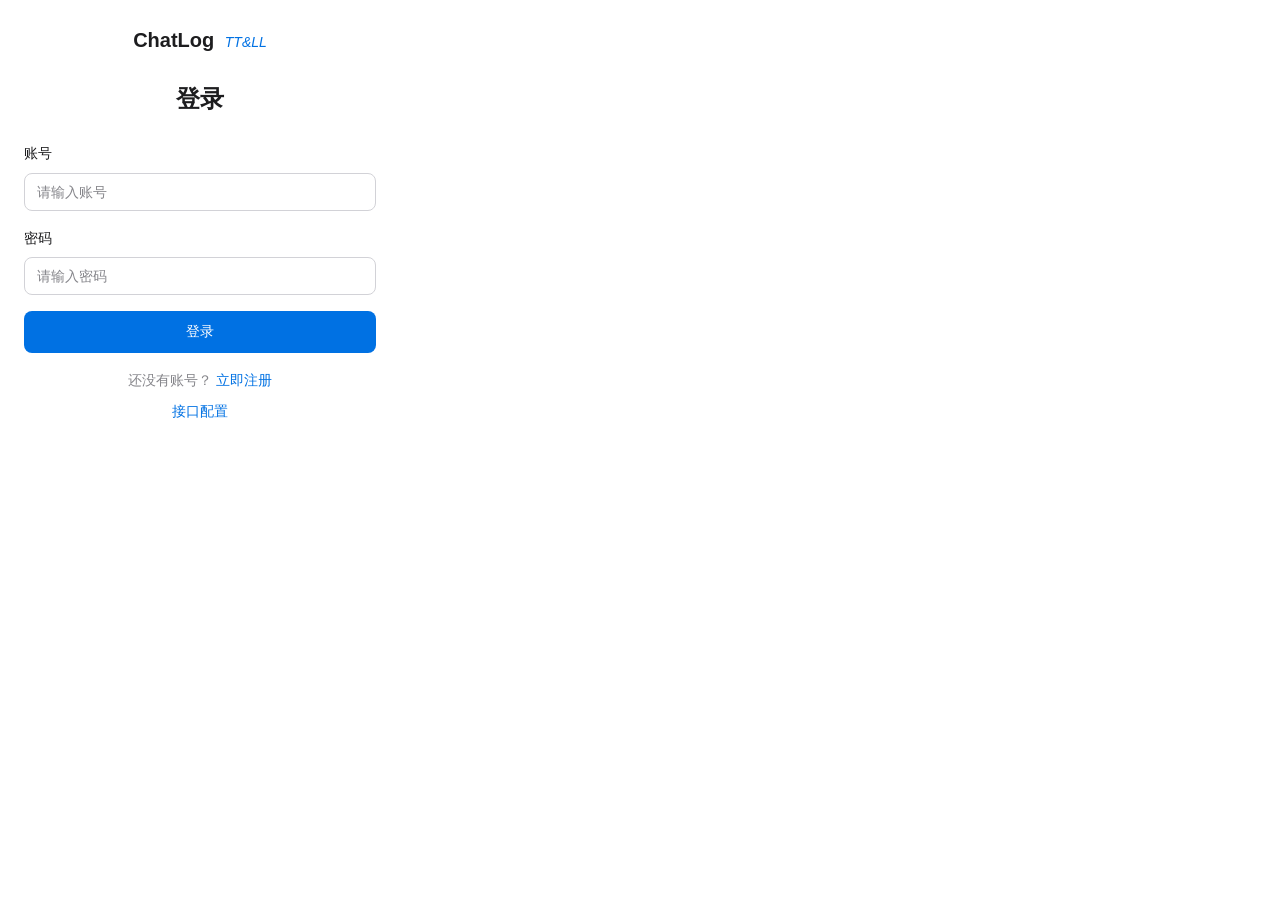
<file: 历史文件/popup.html>
<!DOCTYPE html>
<html lang="zh-CN">
<head>
    <meta charset="UTF-8">
    <meta name="viewport" content="width=device-width, initial-scale=1.0">
    <title>ChatLog 插件</title>
    <link rel="stylesheet" href="popup.css">
</head>
<body>
    <!-- 登录界面 -->
    <div id="loginContainer" class="container">
        <div class="logo">ChatLog <span>TT&LL</span></div>
        <h2>登录</h2>
        
        <div class="error-message" id="loginError"></div>
        
        <form id="loginForm">
            <div class="form-group">
                <label for="loginAccount">账号</label>
                <input type="text" id="loginAccount" name="userAccount" placeholder="请输入账号" required>
            </div>
            
            <div class="form-group">
                <label for="loginPassword">密码</label>
                <input type="password" id="loginPassword" name="userPassword" placeholder="请输入密码" required>
            </div>
            
            <button type="submit" class="submit-button" id="loginButton">登录</button>
        </form>
        
        <div class="register-link">
            还没有账号？ <a href="#" id="showRegister">立即注册</a>
        </div>
        
        <div class="config-link">
            <a href="#" id="showConfig">接口配置</a>
        </div>
    </div>

    <!-- 注册界面 -->
    <div id="registerContainer" class="container" style="display: none;">
        <div class="logo">ChatLog <span>TT&LL</span></div>
        <h2>注册</h2>
        
        <div class="error-message" id="registerError"></div>
        
        <form id="registerForm">
            <div class="form-group">
                <label for="registerAccount">账号</label>
                <input type="text" id="registerAccount" name="userAccount" placeholder="请输入账号" required>
            </div>
            
            <div class="form-group">
                <label for="registerPassword">密码</label>
                <input type="password" id="registerPassword" name="userPassword" placeholder="请输入密码" required>
            </div>
            
            <div class="form-group">
                <label for="registerCheckPassword">确认密码</label>
                <input type="password" id="registerCheckPassword" name="checkPassword" placeholder="请确认密码" required>
            </div>
            
            <button type="submit" class="submit-button" id="registerButton">注册</button>
        </form>
        
        <div class="login-link">
            已经有账号？ <a href="#" id="showLogin">立即登录</a>
        </div>
    </div>

    <!-- 主功能界面 -->
    <div id="mainContainer" class="container" style="display: none;">
        <div class="header">
            <div class="logo">ChatLog <span>TT&LL</span></div>
            <div class="user-info">
                <span id="userName"></span>
                <button id="logoutButton" class="logout-button">登出</button>
            </div>
        </div>
        
        <div class="content">
            <h2>插件功能</h2>
            <p>欢迎使用 ChatLog 插件！</p>
            <p>本插件可以帮助您提升AI对话的浏览效率，轻松管理长对话历史，快速定位重要信息。</p>
            
            <div class="feature-list">
                <div class="feature-item">
                    <div class="feature-icon">📝</div>
                    <div class="feature-text">提取历史对话</div>
                </div>
                <div class="feature-item">
                    <div class="feature-icon">🔍</div>
                    <div class="feature-text">关键词搜索</div>
                </div>
                <div class="feature-item">
                    <div class="feature-icon">📁</div>
                    <div class="feature-text">文件消息处理</div>
                </div>
                <div class="feature-item">
                    <div class="feature-icon">📏</div>
                    <div class="feature-text">可拖动调整</div>
                </div>
                <div class="feature-item">
                    <div class="feature-icon">🚀</div>
                    <div class="feature-text">快速跳转</div>
                </div>
                <div class="feature-item">
                    <div class="feature-icon">🌐</div>
                    <div class="feature-text">跨平台支持</div>
                </div>
            </div>
        </div>
    </div>

    <!-- 接口配置界面 -->
    <div id="configContainer" class="container" style="display: none;">
        <div class="logo">ChatLog <span>TT&LL</span></div>
        <h2>接口配置</h2>
        
        <div class="success-message" id="configSuccess"></div>
        
        <form id="configForm">
            <div class="form-group">
                <label for="apiIp">API IP</label>
                <input type="text" id="apiIp" name="apiIp" placeholder="请输入API IP" required>
            </div>
            
            <div class="form-group">
                <label for="apiPort">API 端口</label>
                <input type="number" id="apiPort" name="apiPort" placeholder="请输入API端口" required>
            </div>
            
            <button type="submit" class="submit-button" id="configButton">保存配置</button>
        </form>
        
        <div class="back-link">
            <a href="#" id="backToLogin">返回登录</a>
        </div>
    </div>

    <script src="popup.js"></script>
</body>
</html>
</file>
<file: 历史文件/popup.css>
/* 全局样式 */
:root {
    --primary-color: #0071e3;
    --secondary-color: #f5f5f7;
    --text-color: #1d1d1f;
    --text-secondary: #86868b;
    --border-color: #d2d2d7;
    --background-color: #ffffff;
    --card-background: #f5f5f7;
    --shadow: 0 4px 20px rgba(0, 0, 0, 0.05);
    --transition: all 0.3s ease;
}

* {
    margin: 0;
    padding: 0;
    box-sizing: border-box;
}

body {
    font-family: -apple-system, BlinkMacSystemFont, 'Segoe UI', Roboto, Oxygen, Ubuntu, Cantarell, sans-serif;
    line-height: 1.6;
    color: var(--text-color);
    background-color: var(--background-color);
    overflow-x: hidden;
    width: 400px;
    height: 500px;
}

/* 容器样式 */
.container {
    padding: 24px;
    height: 100%;
    display: flex;
    flex-direction: column;
}

/* Logo样式 */
.logo {
    font-size: 20px;
    font-weight: 600;
    color: var(--text-color);
    margin-bottom: 24px;
    text-align: center;
}

.logo span {
    color: var(--primary-color);
    margin-left: 5px;
    font-style: italic;
    font-weight: 400;
    font-size: 14px;
}

/* 标题样式 */
h2 {
    font-size: 24px;
    font-weight: 600;
    margin-bottom: 24px;
    text-align: center;
    color: var(--text-color);
}

/* 表单样式 */
.form-group {
    margin-bottom: 16px;
}

.form-group label {
    display: block;
    font-size: 14px;
    font-weight: 500;
    margin-bottom: 8px;
    color: var(--text-color);
}

.form-group input {
    width: 100%;
    padding: 10px 12px;
    border: 1px solid var(--border-color);
    border-radius: 8px;
    font-size: 14px;
    font-family: inherit;
    transition: var(--transition);
    background-color: var(--background-color);
}

.form-group input:focus {
    outline: none;
    border-color: var(--primary-color);
    box-shadow: 0 0 0 3px rgba(0, 113, 227, 0.1);
}

.form-group input::placeholder {
    color: var(--text-secondary);
}

/* 错误提示样式 */
.error-message {
    background-color: rgba(255, 59, 48, 0.1);
    color: #ff3b30;
    padding: 10px 12px;
    border-radius: 8px;
    margin-bottom: 16px;
    font-size: 14px;
    display: none;
}

/* 成功提示样式 */
.success-message {
    background-color: rgba(52, 199, 89, 0.1);
    color: #34c759;
    padding: 10px 12px;
    border-radius: 8px;
    margin-bottom: 16px;
    font-size: 14px;
    display: none;
}

/* 提交按钮样式 */
.submit-button {
    width: 100%;
    background-color: var(--primary-color);
    color: white;
    padding: 12px;
    border: none;
    border-radius: 8px;
    font-size: 14px;
    font-weight: 500;
    font-family: inherit;
    cursor: pointer;
    transition: var(--transition);
    margin-bottom: 16px;
}

.submit-button:hover {
    background-color: #0077ed;
    transform: translateY(-1px);
}

.submit-button:disabled {
    background-color: var(--text-secondary);
    cursor: not-allowed;
    transform: none;
}

/* 链接样式 */
.register-link,
.login-link,
.config-link,
.back-link {
    text-align: center;
    font-size: 14px;
    color: var(--text-secondary);
    margin-bottom: 8px;
}

.register-link a,
.login-link a,
.config-link a,
.back-link a {
    color: var(--primary-color);
    text-decoration: none;
    font-weight: 500;
    transition: var(--transition);
}

.register-link a:hover,
.login-link a:hover,
.config-link a:hover,
.back-link a:hover {
    text-decoration: underline;
}

/* 主功能界面样式 */
.header {
    display: flex;
    justify-content: space-between;
    align-items: center;
    margin-bottom: 24px;
}

.user-info {
    display: flex;
    align-items: center;
    gap: 12px;
}

#userName {
    font-size: 14px;
    font-weight: 500;
    color: var(--text-color);
}

.logout-button {
    background-color: transparent;
    color: var(--primary-color);
    border: 1px solid var(--primary-color);
    padding: 6px 12px;
    border-radius: 16px;
    font-size: 12px;
    font-weight: 500;
    cursor: pointer;
    transition: var(--transition);
}

.logout-button:hover {
    background-color: rgba(0, 113, 227, 0.1);
}

.content {
    flex: 1;
    display: flex;
    flex-direction: column;
}

.content p {
    font-size: 14px;
    color: var(--text-secondary);
    margin-bottom: 16px;
    text-align: center;
}

/* 功能列表样式 */
.feature-list {
    display: grid;
    grid-template-columns: repeat(2, 1fr);
    gap: 16px;
    margin-top: 24px;
}

.feature-item {
    display: flex;
    align-items: center;
    gap: 12px;
    padding: 12px;
    background-color: var(--card-background);
    border-radius: 8px;
    transition: var(--transition);
}

.feature-item:hover {
    transform: translateY(-2px);
    box-shadow: var(--shadow);
}

.feature-icon {
    font-size: 20px;
}

.feature-text {
    font-size: 14px;
    font-weight: 500;
    color: var(--text-color);
}

/* 响应式设计 */
@media (max-width: 400px) {
    body {
        width: 320px;
        height: 450px;
    }
    
    .container {
        padding: 20px;
    }
    
    .feature-list {
        grid-template-columns: 1fr;
    }
}

/* 动画 */
@keyframes fadeIn {
    from {
        opacity: 0;
        transform: translateY(10px);
    }
    to {
        opacity: 1;
        transform: translateY(0);
    }
}

.container {
    animation: fadeIn 0.3s ease-out forwards;
}

/* 加载状态 */
.loading {
    opacity: 0.7;
    cursor: not-allowed;
}

/* 禁用状态 */
.disabled {
    opacity: 0.5;
    cursor: not-allowed;
}
</file>
